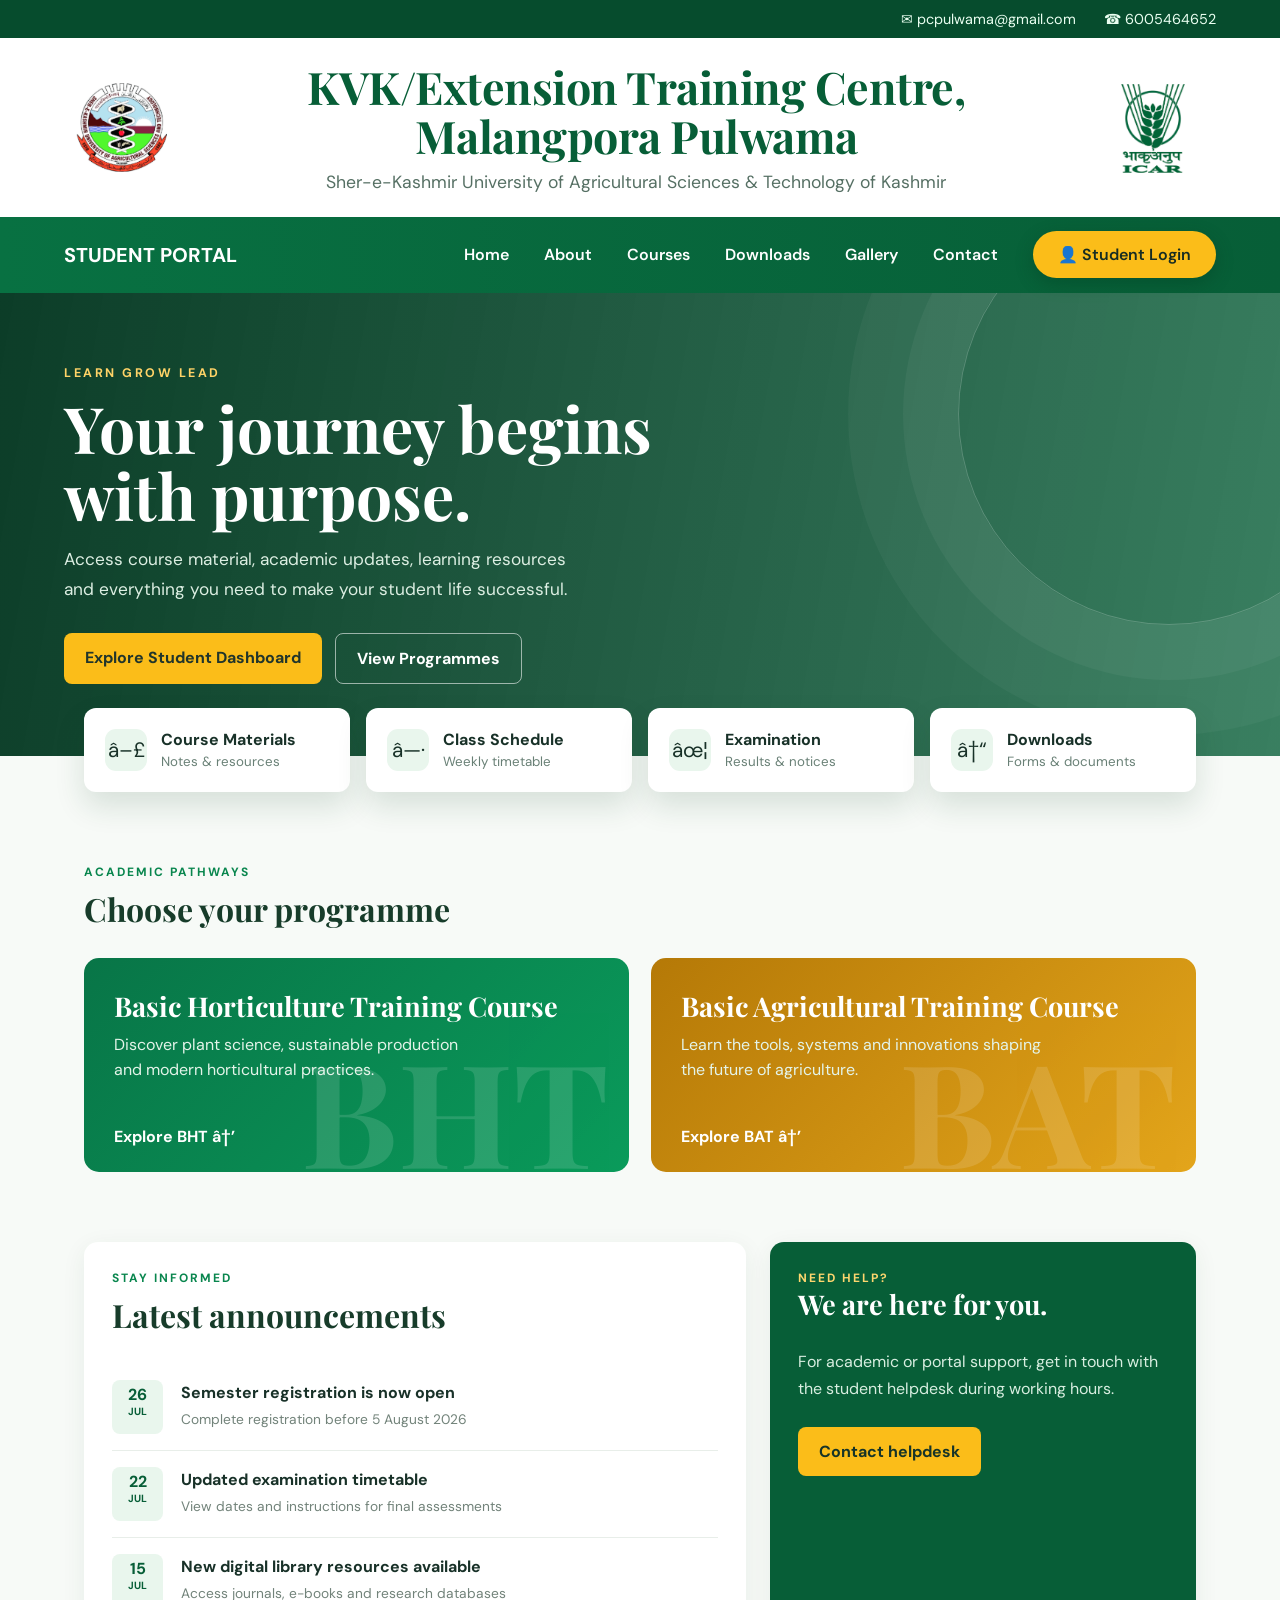
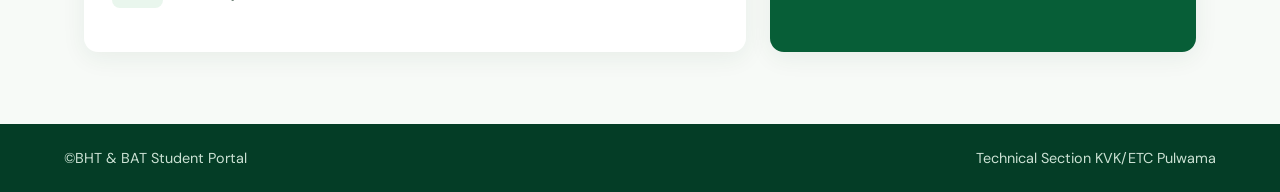
<file: index.html>
﻿<!doctype html>
<html lang="en">
<head>
  <meta charset="UTF-8" />
  <meta name="viewport" content="width=device-width, initial-scale=1.0" />
  <title>BHT & BAT Student Portal</title>
  <link rel="preconnect" href="https://fonts.googleapis.com">
  <link rel="preconnect" href="https://fonts.gstatic.com" crossorigin>
  <link href="https://fonts.googleapis.com/css2?family=DM+Sans:wght@400;500;600;700&family=Playfair+Display:wght@600;700&display=swap" rel="stylesheet">
  <style>
    :root { --forest:#075e37; --green:#09864e; --mint:#e9f6ed; --gold:#fbbd19; --ink:#183128; --paper:#f7faf7; }
    * { box-sizing:border-box; }
    body { margin:0; color:var(--ink); background:var(--paper); font-family:"DM Sans",sans-serif; }
    .topbar { background:#064c2d; color:#eafff1; padding:10px max(5vw,28px); display:flex; justify-content:flex-end; gap:28px; font-size:.9rem; }
    .topbar span { display:flex; align-items:center; gap:7px; }
    header { min-height:150px; padding:24px max(5vw,28px); display:flex; align-items:center; justify-content:space-between; background:#fff; }
    .official-logo { width:118px; height:118px; flex:0 0 auto; object-fit:contain; background:#fff; }.skuast-logo{}.icar-logo{width:126px;}
    .brand { text-align:center; }
    .brand h1 { margin:0; font:700 clamp(1.7rem,3.5vw,3rem)/1.1 "Playfair Display",serif; color:var(--forest); letter-spacing:-.5px; }
    .brand p { margin:10px 0 0; font-size:clamp(.9rem,1.5vw,1.1rem); color:#567064; }
    .agri { color:var(--forest); font-size:3.7rem; line-height:1; }
    nav { background:linear-gradient(90deg,#087142,#075e37); padding:0 max(5vw,28px); min-height:76px; display:flex; align-items:center; gap:35px; color:#fff; }
    .portal-name { font-weight:700; font-size:1.25rem; margin-right:auto; }
    nav a { color:#fff; text-decoration:none; font-weight:600; }
    .login { padding:13px 25px; border-radius:999px; background:var(--gold); color:#162c23; box-shadow:0 6px 18px #00381d55; }
    .hero { min-height:460px; padding:72px max(5vw,28px); position:relative; overflow:hidden; display:flex; align-items:center; background:linear-gradient(100deg,rgba(2,53,31,.96),rgba(4,92,54,.78)), url('https://images.unsplash.com/photo-1500076656116-558758c991c1?auto=format&fit=crop&w=1800&q=80') center/cover; }
    .hero::after { content:""; width:420px; height:420px; border:1px solid #ffffff37; border-radius:50%; position:absolute; right:-100px; top:-90px; box-shadow:0 0 0 55px #ffffff0b,0 0 0 110px #ffffff09; }
    .hero-copy { max-width:650px; color:#fff; position:relative; z-index:1; }
    .eyebrow { text-transform:uppercase; letter-spacing:2.5px; color:#ffd367; font-size:.78rem; font-weight:700; }
    .hero h2 { font:700 clamp(2.4rem,5vw,4.4rem)/1.05 "Playfair Display",serif; margin:13px 0 17px; }
    .hero p { color:#dceee2; max-width:510px; font-size:1.08rem; line-height:1.7; }
    .hero-buttons { display:flex; gap:13px; margin-top:29px; flex-wrap:wrap; }
    .btn { text-decoration:none; padding:14px 21px; border-radius:8px; font-weight:700; display:inline-block; }
    .btn.primary { background:var(--gold); color:#21352b; } .btn.outline { color:white; border:1px solid #ffffff91; }
    .quick { max-width:1160px; margin:-48px auto 0; padding:0 24px; position:relative; z-index:2; display:grid; grid-template-columns:repeat(4,1fr); gap:16px; }
    .quick-card { background:#fff; border-radius:12px; padding:21px; box-shadow:0 14px 30px #16472c24; display:flex; align-items:center; gap:14px; transition:transform .2s; }
    .quick-card:hover { transform:translateY(-5px); }.quick-icon{width:42px;height:42px;border-radius:11px;background:var(--mint);display:grid;place-items:center;font-size:1.3rem}.quick-card b{display:block}.quick-card small{color:#698076;display:block;margin-top:3px}
    main { max-width:1160px; margin:0 auto; padding:72px 24px; }.section-label { color:var(--green); text-transform:uppercase; letter-spacing:2px; font-weight:700; font-size:.75rem; }.section-heading{font:700 2rem "Playfair Display",serif;margin:7px 0 28px;color:#173c2a}
    .programs { display:grid; grid-template-columns:1fr 1fr; gap:22px; }.program { border-radius:15px; padding:30px; color:#fff; min-height:214px; position:relative; overflow:hidden; }.program h3{font:700 1.7rem "Playfair Display",serif;margin:0 0 9px}.program p{margin:0;line-height:1.55;max-width:370px;color:#e4f4e9}.program a{position:absolute;bottom:25px;color:#fff;font-weight:700;text-decoration:none}.bht{background:linear-gradient(135deg,#087547,#0a9b5b)}.bat{background:linear-gradient(135deg,#b57907,#e3a51b)}.program .big{position:absolute;right:20px;bottom:-33px;font:700 9rem "Playfair Display",serif;opacity:.13}
    .notice-wrap{display:grid;grid-template-columns:1.4fr .9fr;gap:24px;margin-top:70px}.notice,.help{background:white;border-radius:14px;padding:28px;box-shadow:0 6px 25px #16472c12}.notice-item{display:flex;gap:18px;padding:16px 0;border-bottom:1px solid #e8eee9}.notice-item:last-child{border:0}.date{background:var(--mint);color:var(--forest);border-radius:8px;width:51px;min-width:51px;height:54px;text-align:center;padding:7px;font-weight:700;line-height:1}.date small{display:block;font-size:.65rem;margin-top:4px}.notice-item b{display:block;margin:2px 0 5px}.notice-item span{font-size:.86rem;color:#72837a}.help{background:var(--forest);color:white}.help h3{font:700 1.7rem "Playfair Display",serif;margin-top:0}.help p{line-height:1.65;color:#d8eee0}.help .btn{background:var(--gold);color:#173428;margin-top:9px}
    footer{background:#043d26;color:#cce2d4;padding:25px max(5vw,28px);display:flex;justify-content:space-between;font-size:.9rem}
    @media(max-width:800px){.official-logo{transform:scale(.68)}.icar-logo{display:none} header{min-height:auto}.seal{width:62px;height:62px;font-size:.6rem}.agri{font-size:2rem}.brand p{display:none} nav{padding:15px 24px;gap:15px;flex-wrap:wrap}.portal-name{width:100%}nav a:not(.login){display:none}.quick{grid-template-columns:1fr 1fr}.programs,.notice-wrap{grid-template-columns:1fr}.hero{min-height:420px;padding-top:55px} }
    @media(max-width:440px){.topbar{justify-content:center;font-size:.75rem;gap:12px}.quick{grid-template-columns:1fr}.hero h2{font-size:2.5rem}footer{display:block;line-height:2}}
  </style>
</head>
<body>
  <div class="topbar"><span>&#9993; pcpulwama@gmail.com</span><span>&#9742; 6005464652</span></div>
  <header>
    <img class="official-logo skuast-logo" src="skuast-kashmir-logo.png" alt="SKUAST Kashmir logo">
    <div class="brand"><h1>KVK/Extension Training Centre, Malangpora Pulwama</h1>
      <p>Sher-e-Kashmir University of Agricultural Sciences & Technology of Kashmir</p></div>
    <img class="official-logo icar-logo" src="icar-logo.png" alt="ICAR logo">
  </header>
  <nav><div class="portal-name">STUDENT PORTAL</div><a href="index.html">Home</a><a href="about.html">About</a><a href="courses.html">Courses</a><a href="downloads.html">Downloads</a><a href="gallery.html">Gallery</a><a href="contact.html">Contact</a><a class="login" href="login.html">&#128100; Student Login</a></nav>
  <section class="hero" id="home"><div class="hero-copy"><div class="eyebrow">Learn  Grow  Lead</div><h2>Your journey begins with purpose.</h2><p>Access course material, academic updates, learning resources and everything you need to make your student life successful.</p><div class="hero-buttons"><a class="btn primary" href="login.html">Explore Student Dashboard</a><a class="btn outline" href="courses.html">View Programmes</a></div></div></section>
  <section class="quick"><div class="quick-card"><div class="quick-icon">â–£</div><div><b>Course Materials</b><small>Notes &amp; resources</small></div></div><div class="quick-card"><div class="quick-icon">â—·</div><div><b>Class Schedule</b><small>Weekly timetable</small></div></div><div class="quick-card"><div class="quick-icon">âœ¦</div><div><b>Examination</b><small>Results &amp; notices</small></div></div><div class="quick-card"><div class="quick-icon">â†“</div><div><b>Downloads</b><small>Forms &amp; documents</small></div></div></section>
  <main><div id="programmes" class="section-label">Academic pathways</div><h2 class="section-heading">Choose your programme</h2><section class="programs"><article class="program bht"><span class="big">BHT</span><h3>Basic Horticulture Training Course</h3><p>Discover plant science, sustainable production and modern horticultural practices.</p><a href="#">Explore BHT â†’</a></article><article class="program bat"><span class="big">BAT</span><h3>Basic Agricultural Training Course</h3><p>Learn the tools, systems and innovations shaping the future of agriculture.</p><a href="#">Explore BAT â†’</a></article></section><section class="notice-wrap" id="notices"><div class="notice"><div class="section-label">Stay informed</div><h2 class="section-heading">Latest announcements</h2><div class="notice-item"><div class="date">26<small>JUL</small></div><div><b>Semester registration is now open</b><span>Complete registration before 5 August 2026</span></div></div><div class="notice-item"><div class="date">22<small>JUL</small></div><div><b>Updated examination timetable</b><span>View dates and instructions for final assessments</span></div></div><div class="notice-item"><div class="date">15<small>JUL</small></div><div><b>New digital library resources available</b><span>Access journals, e-books and research databases</span></div></div></div><aside class="help" id="contact"><div class="section-label" style="color:#fdd66e">Need help?</div><h3>We are here for you.</h3><p>For academic or portal support, get in touch with the student helpdesk during working hours.</p><a class="btn" href="mailto:admissions@bhtbat.edu.in">Contact helpdesk</a></aside></section></main>
  <footer><span>©BHT &amp; BAT Student Portal</span><span>Technical Section KVK/ETC Pulwama</span></footer>
</body>
</html>
</file>
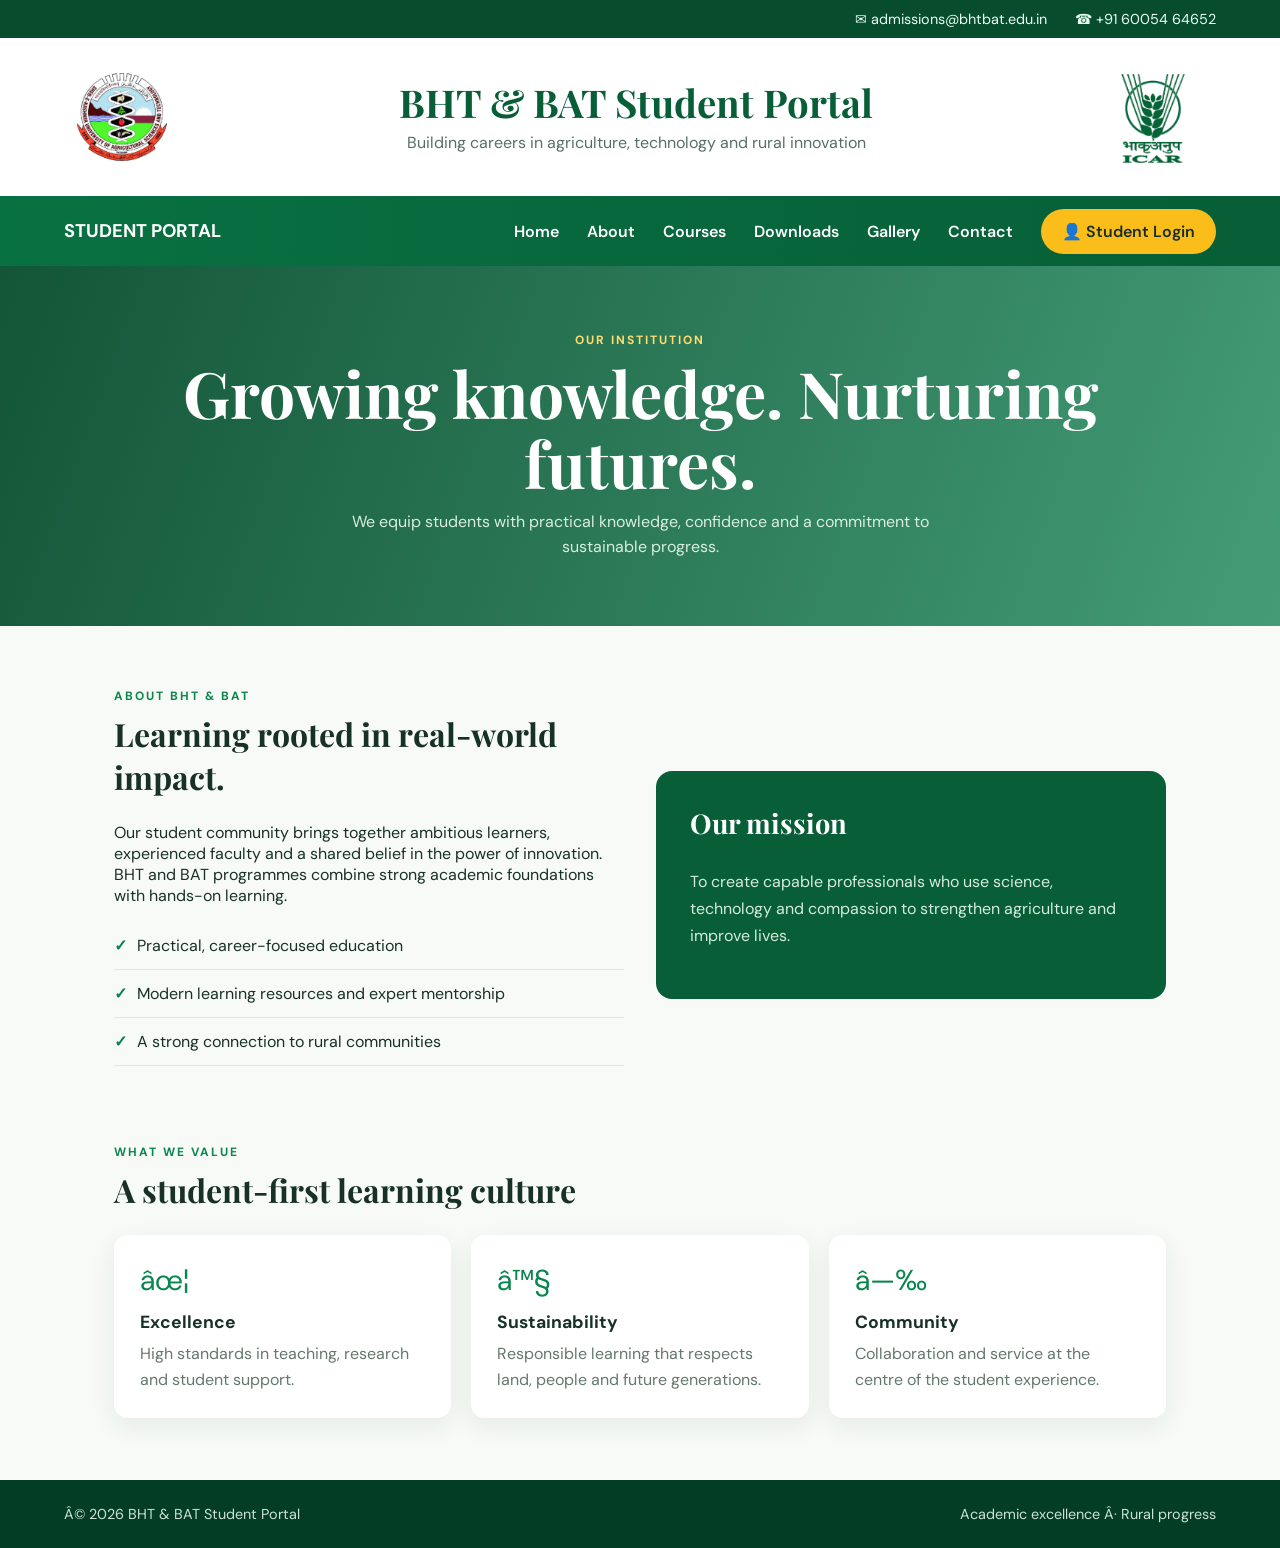
<file: about.html>
﻿<!doctype html><html lang="en"><head><meta charset="UTF-8"><meta name="viewport" content="width=device-width,initial-scale=1.0"><title>About | BHT & BAT Portal</title><link rel="stylesheet" href="portal.css"></head><body><div class="topbar"><span>&#9993; admissions@bhtbat.edu.in</span><span>&#9742; +91 60054 64652</span></div><header><img class="official-logo skuast-logo" src="skuast-kashmir-logo.png" alt="SKUAST Kashmir logo"><div class="brand"><h1>BHT &amp; BAT Student Portal</h1><p>Building careers in agriculture, technology and rural innovation</p></div><img class="official-logo icar-logo" src="icar-logo.png" alt="ICAR logo"></header><nav><div class="portal-name">STUDENT PORTAL</div><a href="index.html">Home</a><a href="about.html">About</a><a href="courses.html">Courses</a><a href="downloads.html">Downloads</a><a href="gallery.html">Gallery</a><a href="contact.html">Contact</a><a class="login" href="login.html">&#128100; Student Login</a></nav><section class="page-hero"><div class="eyebrow">Our institution</div><h2>Growing knowledge. Nurturing futures.</h2><p>We equip students with practical knowledge, confidence and a commitment to sustainable progress.</p></section><main><section class="split"><div><div class="label">About BHT & BAT</div><h2 class="title">Learning rooted in real-world impact.</h2><p>Our student community brings together ambitious learners, experienced faculty and a shared belief in the power of innovation. BHT and BAT programmes combine strong academic foundations with hands-on learning.</p><ul class="list"><li>Practical, career-focused education</li><li>Modern learning resources and expert mentorship</li><li>A strong connection to rural communities</li></ul></div><aside class="feature"><h3>Our mission</h3><p>To create capable professionals who use science, technology and compassion to strengthen agriculture and improve lives.</p></aside></section><section style="margin-top:62px"><div class="label">What we value</div><h2 class="title">A student-first learning culture</h2><div class="grid"><article class="card"><div class="icon">âœ¦</div><h3>Excellence</h3><p>High standards in teaching, research and student support.</p></article><article class="card"><div class="icon">â™§</div><h3>Sustainability</h3><p>Responsible learning that respects land, people and future generations.</p></article><article class="card"><div class="icon">â—‰</div><h3>Community</h3><p>Collaboration and service at the centre of the student experience.</p></article></div></section></main><footer><span>Â© 2026 BHT & BAT Student Portal</span><span>Academic excellence Â· Rural progress</span></footer></body></html>
</file>
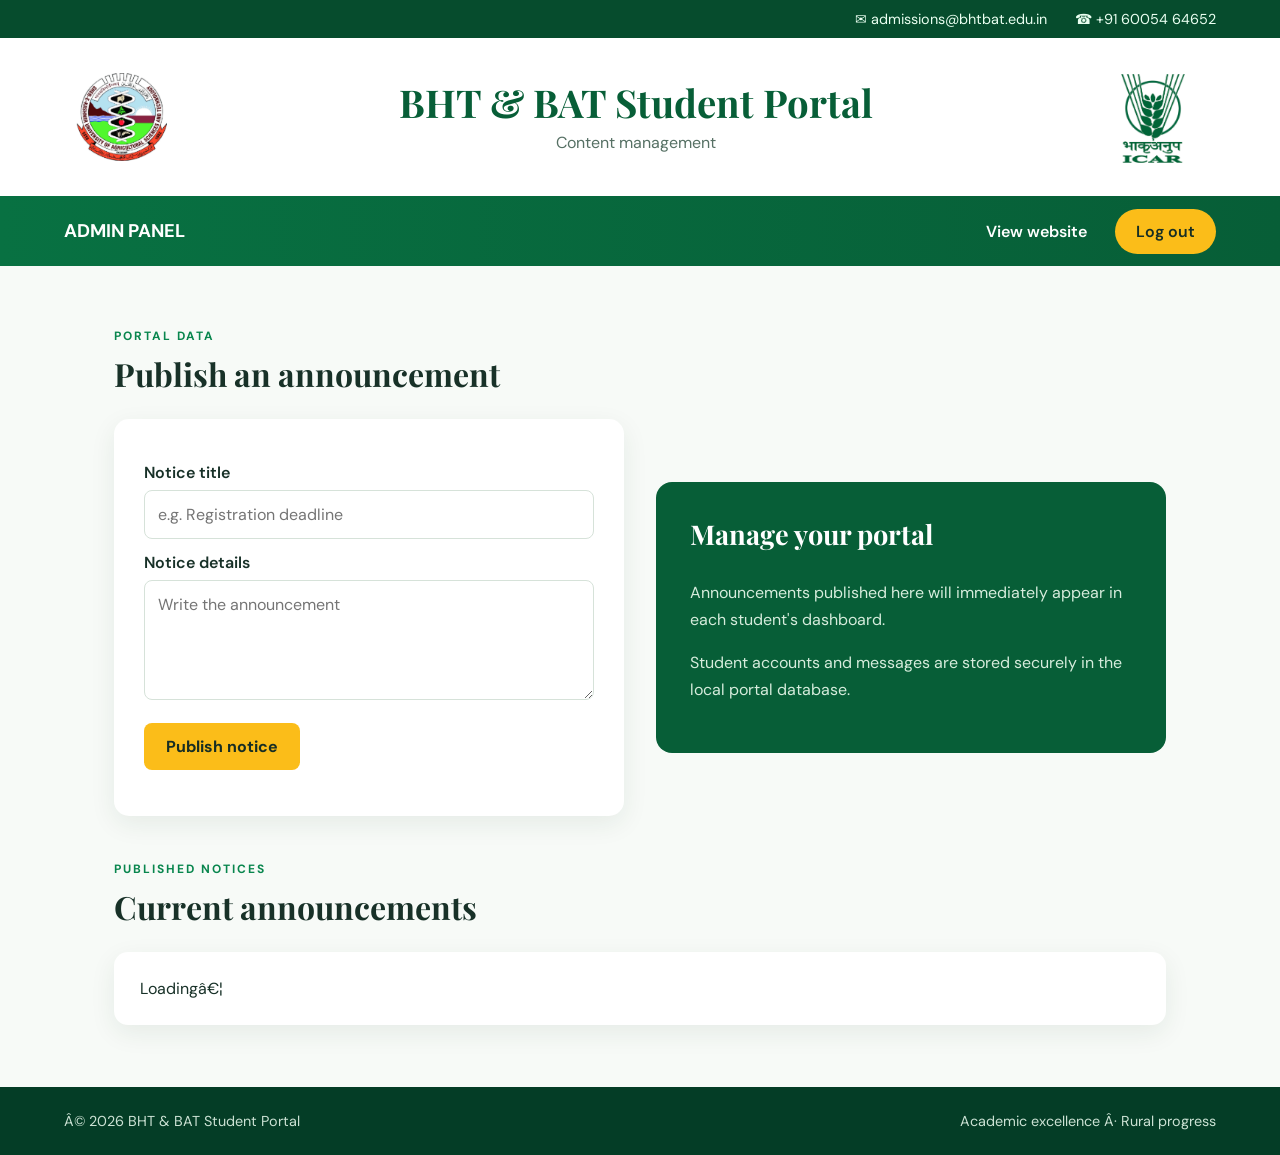
<file: admin.html>
﻿<!doctype html><html lang="en"><head><meta charset="UTF-8"><meta name="viewport" content="width=device-width,initial-scale=1.0"><title>Admin | BHT & BAT Portal</title><link rel="stylesheet" href="portal.css"><style>.notice-row{border-bottom:1px solid #e4ece6;padding:14px 0}.notice-row:last-child{border:0}.notice-row b{display:block;margin-bottom:4px}.notice-row p{margin:0;color:#60766a;line-height:1.5}</style></head><body><div class="topbar"><span>&#9993; admissions@bhtbat.edu.in</span><span>&#9742; +91 60054 64652</span></div><header><img class="official-logo skuast-logo" src="skuast-kashmir-logo.png" alt="SKUAST Kashmir logo"><div class="brand"><h1>BHT &amp; BAT Student Portal</h1><p>Content management</p></div><img class="official-logo icar-logo" src="icar-logo.png" alt="ICAR logo"></header><nav><div class="portal-name">ADMIN PANEL</div><a href="index.html">View website</a><a class="login" href="login.html" id="logout">Log out</a></nav><main><div class="label">Portal data</div><h2 class="title">Publish an announcement</h2><section class="split"><form class="form" id="notice-form"><label>Notice title</label><input required placeholder="e.g. Registration deadline"><label>Notice details</label><textarea required placeholder="Write the announcement"></textarea><button class="btn">Publish notice</button><p id="form-message"></p></form><aside class="feature"><h3>Manage your portal</h3><p>Announcements published here will immediately appear in each student's dashboard.</p><p>Student accounts and messages are stored securely in the local portal database.</p></aside></section><section style="margin-top:45px"><div class="label">Published notices</div><h2 class="title">Current announcements</h2><div class="card" id="notice-list">Loadingâ€¦</div></section></main><footer><span>Â© 2026 BHT & BAT Student Portal</span><span>Academic excellence Â· Rural progress</span></footer><script>async function api(u,o={}){const r=await fetch(u,{headers:{'Content-Type':'application/json'},...o}),d=await r.json();if(!r.ok)throw Error(d.error);return d}async function load(){const s=await api('/api/session');if(!s.user||s.user.role!=='admin'){location='login.html';return}const n=await api('/api/admin/notices');document.querySelector('#notice-list').innerHTML=n.map(x=>'<div class="notice-row"><b>'+x.title+'</b><p>'+x.body+'</p></div>').join('')}document.querySelector('#notice-form').onsubmit=async e=>{e.preventDefault();const x=e.target.querySelectorAll('input,textarea');try{const r=await api('/api/admin/notices',{method:'POST',body:JSON.stringify({title:x[0].value,body:x[1].value})});document.querySelector('#form-message').textContent=r.message;e.target.reset();load()}catch(err){document.querySelector('#form-message').textContent=err.message}};document.querySelector('#logout').onclick=()=>fetch('/api/logout',{method:'POST'})}load()</script></body></html>
</file>
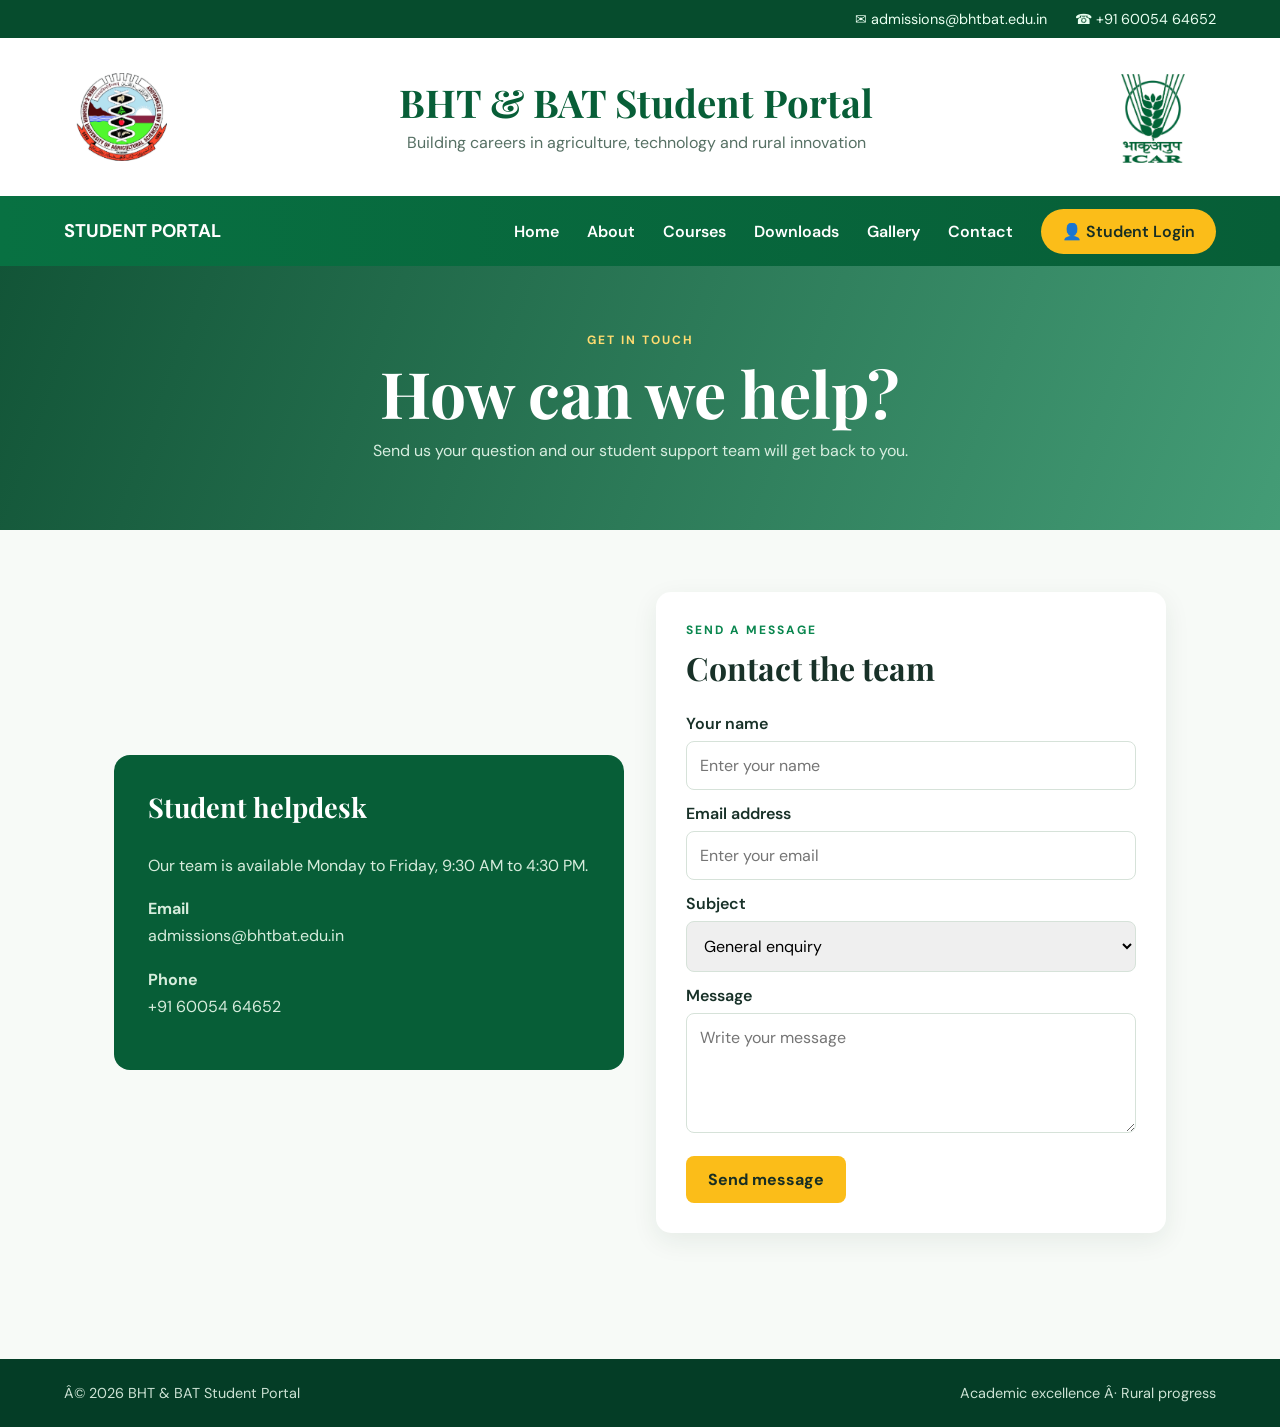
<file: contact.html>
﻿<!doctype html><html lang="en"><head><meta charset="UTF-8"><meta name="viewport" content="width=device-width,initial-scale=1.0"><title>Contact | BHT & BAT Portal</title><link rel="stylesheet" href="portal.css"></head><body><div class="topbar"><span>&#9993; admissions@bhtbat.edu.in</span><span>&#9742; +91 60054 64652</span></div><header><img class="official-logo skuast-logo" src="skuast-kashmir-logo.png" alt="SKUAST Kashmir logo"><div class="brand"><h1>BHT &amp; BAT Student Portal</h1><p>Building careers in agriculture, technology and rural innovation</p></div><img class="official-logo icar-logo" src="icar-logo.png" alt="ICAR logo"></header><nav><div class="portal-name">STUDENT PORTAL</div><a href="index.html">Home</a><a href="about.html">About</a><a href="courses.html">Courses</a><a href="downloads.html">Downloads</a><a href="gallery.html">Gallery</a><a href="contact.html">Contact</a><a class="login" href="login.html">&#128100; Student Login</a></nav><section class="page-hero"><div class="eyebrow">Get in touch</div><h2>How can we help?</h2><p>Send us your question and our student support team will get back to you.</p></section><main><section class="split"><div class="feature"><h3>Student helpdesk</h3><p>Our team is available Monday to Friday, 9:30 AM to 4:30 PM.</p><p><b>Email</b><br>admissions@bhtbat.edu.in</p><p><b>Phone</b><br>+91 60054 64652</p></div><form class="form" id="contact-form"><div class="label">Send a message</div><h2 class="title">Contact the team</h2><label>Your name</label><input placeholder="Enter your name"><label>Email address</label><input type="email" placeholder="Enter your email"><label>Subject</label><select><option>General enquiry</option><option>Admission enquiry</option><option>Student portal support</option></select><label>Message</label><textarea placeholder="Write your message"></textarea><button class="btn" type="submit">Send message</button></form><p id="form-message" class="form-message"></p></section></main><footer><span>Â© 2026 BHT & BAT Student Portal</span><span>Academic excellence Â· Rural progress</span></footer><script src="portal.js"></script></body></html>
</file>
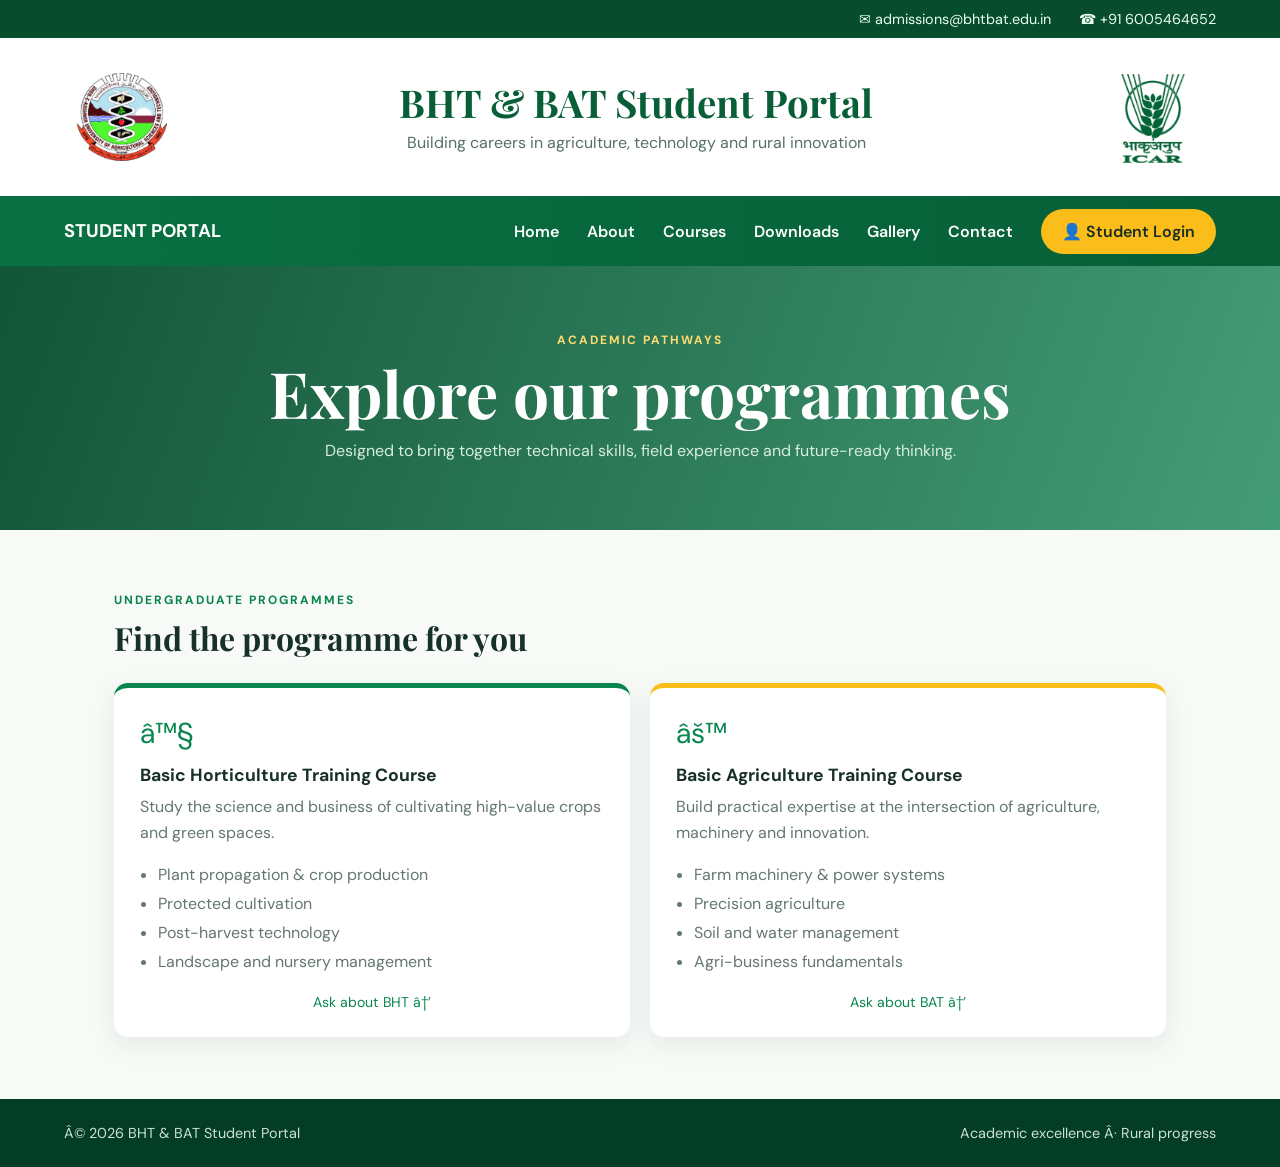
<file: courses.html>
﻿<!doctype html><html lang="en"><head><meta charset="UTF-8"><meta name="viewport" content="width=device-width,initial-scale=1.0"><title>Courses | BHT & BAT Portal</title><link rel="stylesheet" href="portal.css"></head><body><div class="topbar"><span>&#9993; admissions@bhtbat.edu.in</span><span>&#9742; +91 6005464652</span></div><header><img class="official-logo skuast-logo" src="skuast-kashmir-logo.png" alt="SKUAST Kashmir logo"><div class="brand"><h1>BHT &amp; BAT Student Portal</h1><p>Building careers in agriculture, technology and rural innovation</p></div><img class="official-logo icar-logo" src="icar-logo.png" alt="ICAR logo"></header><nav><div class="portal-name">STUDENT PORTAL</div><a href="index.html">Home</a><a href="about.html">About</a><a href="courses.html">Courses</a><a href="downloads.html">Downloads</a><a href="gallery.html">Gallery</a><a href="contact.html">Contact</a><a class="login" href="login.html">&#128100; Student Login</a></nav><section class="page-hero"><div class="eyebrow">Academic pathways</div><h2>Explore our programmes</h2><p>Designed to bring together technical skills, field experience and future-ready thinking.</p></section><main><div class="label">Undergraduate programmes</div><h2 class="title">Find the programme for you</h2><section class="grid" style="grid-template-columns:1fr 1fr"><article class="card course"><div class="icon">â™§</div><h3>Basic Horticulture Training Course</h3><p>Study the science and business of cultivating high-value crops and green spaces.</p><ul><li>Plant propagation & crop production</li><li>Protected cultivation</li><li>Post-harvest technology</li><li>Landscape and nursery management</li></ul><a class="small-link" href="contact.html">Ask about BHT â†’</a></article><article class="card course gold"><div class="icon">âš™</div><h3>Basic Agriculture Training Course</h3><p>Build practical expertise at the intersection of agriculture, machinery and innovation.</p><ul><li>Farm machinery & power systems</li><li>Precision agriculture</li><li>Soil and water management</li><li>Agri-business fundamentals</li></ul><a class="small-link" href="contact.html">Ask about BAT â†’</a></article></section></main><footer><span>Â© 2026 BHT & BAT Student Portal</span><span>Academic excellence Â· Rural progress</span></footer></body></html>
</file>
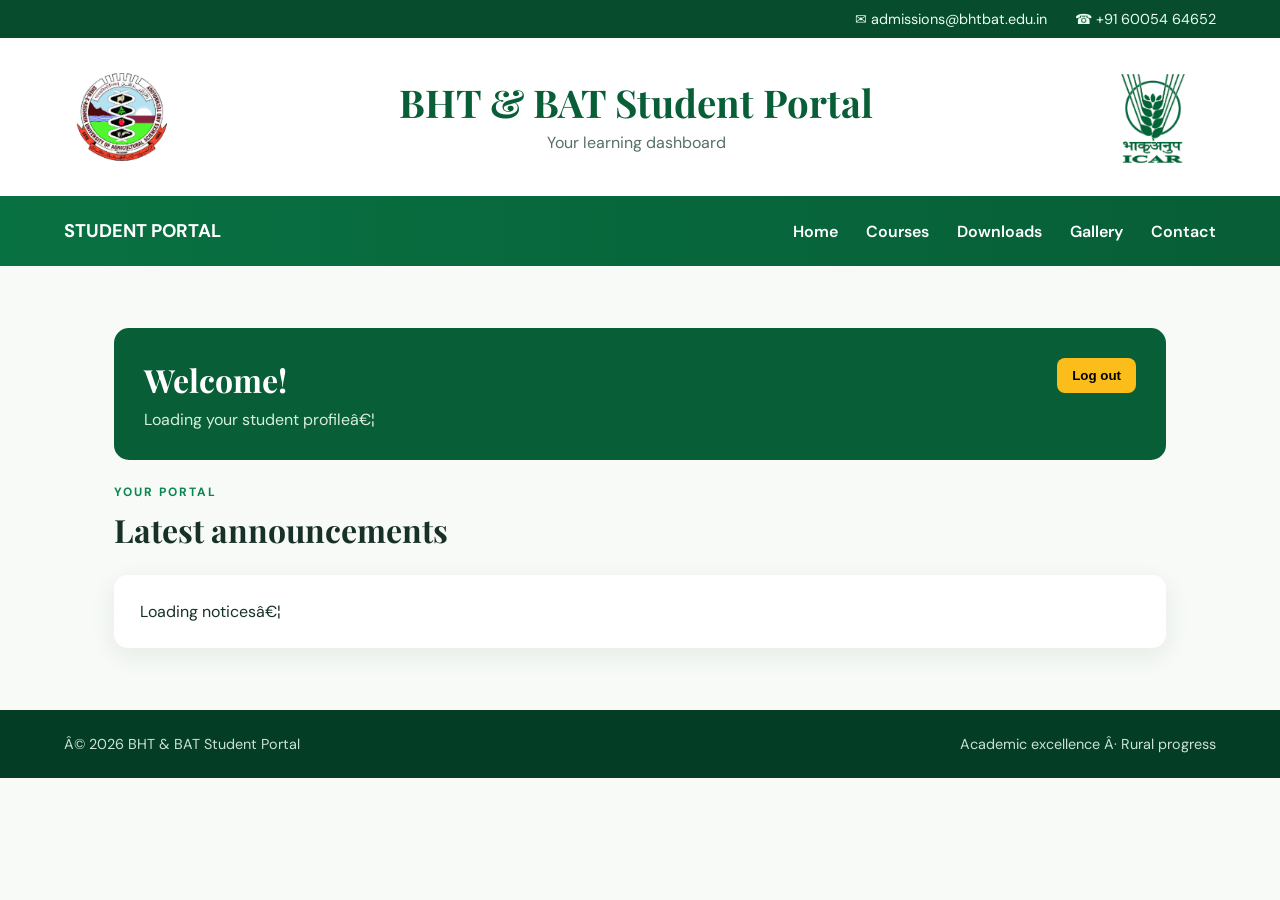
<file: dashboard.html>
﻿<!doctype html><html lang="en"><head><meta charset="UTF-8"><meta name="viewport" content="width=device-width,initial-scale=1.0"><title>Dashboard | BHT & BAT Portal</title><link rel="stylesheet" href="portal.css"><style>.welcome{background:var(--forest);color:#fff;padding:30px;border-radius:15px;margin-bottom:24px}.welcome h2{font:700 2rem 'Playfair Display',serif;margin:0 0 8px}.welcome p{margin:0;color:#d8eee0}.logout{float:right;background:var(--gold);border:0;padding:10px 15px;border-radius:8px;font-weight:700;cursor:pointer}.notice-row{border-bottom:1px solid #e4ece6;padding:14px 0}.notice-row:last-child{border:0}.notice-row b{display:block;margin-bottom:4px}.notice-row p{margin:0;color:#60766a;line-height:1.5}</style></head><body><div class="topbar"><span>&#9993; admissions@bhtbat.edu.in</span><span>&#9742; +91 60054 64652</span></div><header><img class="official-logo skuast-logo" src="skuast-kashmir-logo.png" alt="SKUAST Kashmir logo"><div class="brand"><h1>BHT &amp; BAT Student Portal</h1><p>Your learning dashboard</p></div><img class="official-logo icar-logo" src="icar-logo.png" alt="ICAR logo"></header><nav><div class="portal-name">STUDENT PORTAL</div><a href="index.html">Home</a><a href="courses.html">Courses</a><a href="downloads.html">Downloads</a><a href="gallery.html">Gallery</a><a href="contact.html">Contact</a></nav><main><section class="welcome"><button class="logout" id="logout">Log out</button><h2 id="student-name">Welcome!</h2><p id="student-programme">Loading your student profileâ€¦</p></section><div class="label">Your portal</div><h2 class="title">Latest announcements</h2><section class="card" id="notices">Loading noticesâ€¦</section></main><footer><span>Â© 2026 BHT & BAT Student Portal</span><span>Academic excellence Â· Rural progress</span></footer><script>async function load(){const s=await fetch('/api/session').then(r=>r.json());if(!s.user||s.user.role==='admin'){location='login.html';return}document.querySelector('#student-name').textContent='Welcome, '+s.user.name+'!';document.querySelector('#student-programme').textContent=s.user.programme+' programme Â· Student ID: '+s.user.student_id;const n=await fetch('/api/notices').then(r=>r.json());document.querySelector('#notices').innerHTML=n.map(x=>'<div class="notice-row"><b>'+x.title+'</b><p>'+x.body+'</p></div>').join('')}document.querySelector('#logout').onclick=async()=>{await fetch('/api/logout',{method:'POST'});location='index.html'}}load()</script></body></html>
</file>
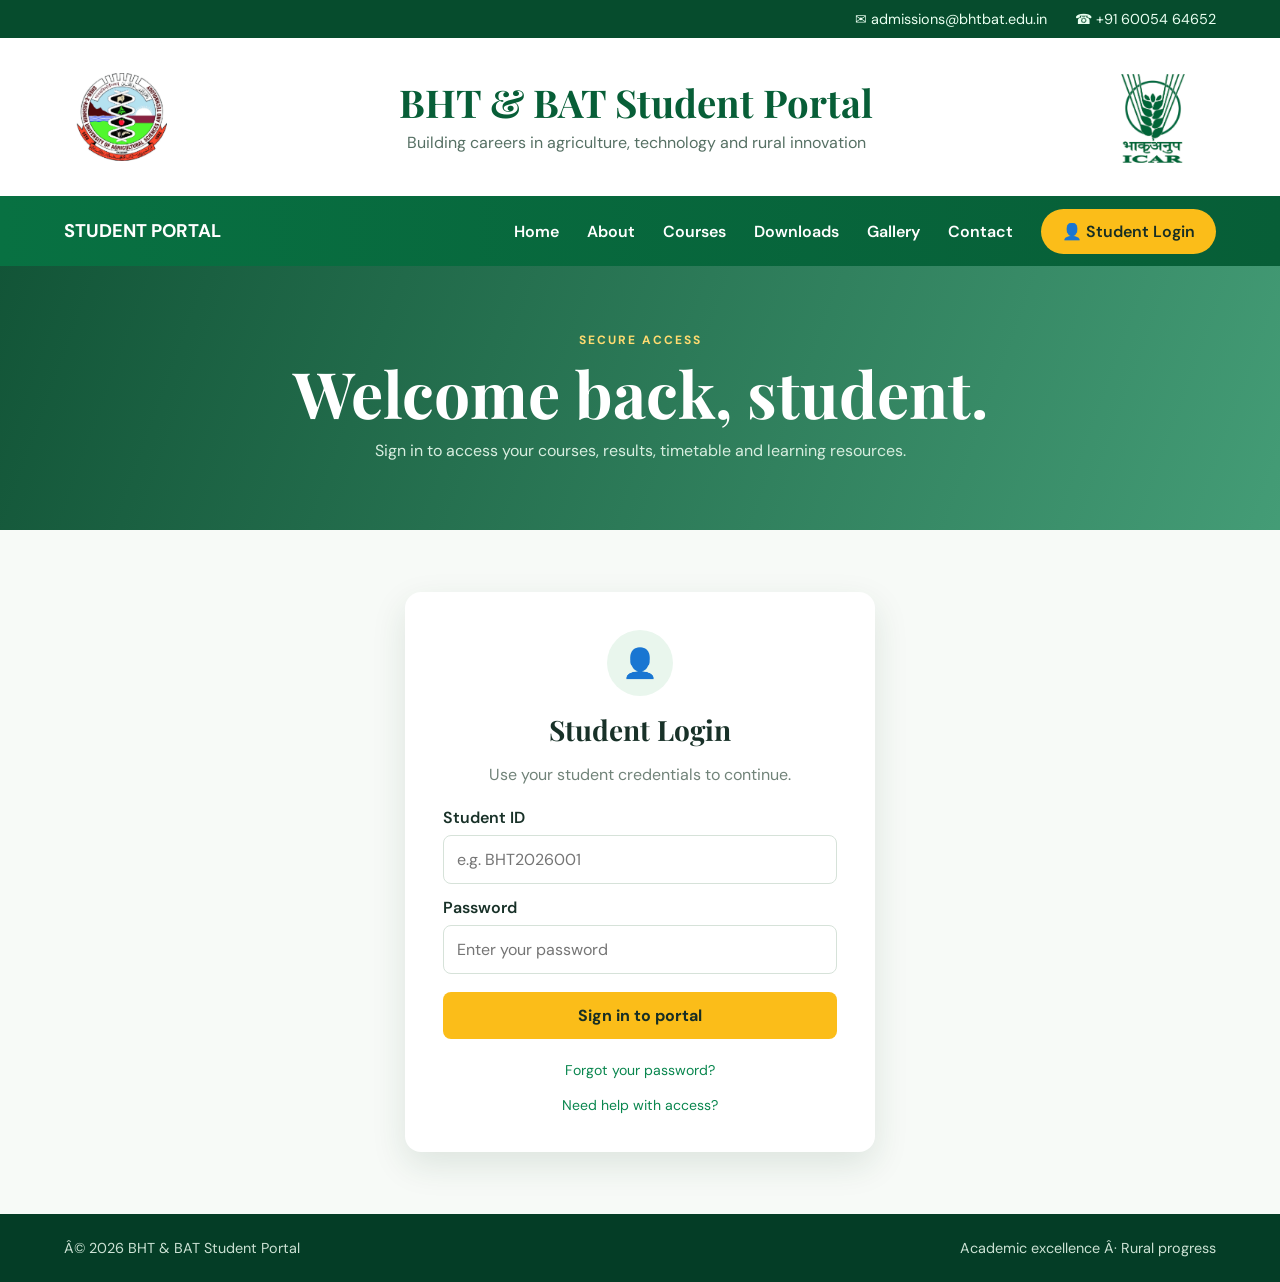
<file: login.html>
﻿<!doctype html><html lang="en"><head><meta charset="UTF-8"><meta name="viewport" content="width=device-width,initial-scale=1.0"><title>Student Login | BHT & BAT Portal</title><link rel="stylesheet" href="portal.css"></head><body><div class="topbar"><span>&#9993; admissions@bhtbat.edu.in</span><span>&#9742; +91 60054 64652</span></div><header><img class="official-logo skuast-logo" src="skuast-kashmir-logo.png" alt="SKUAST Kashmir logo"><div class="brand"><h1>BHT &amp; BAT Student Portal</h1><p>Building careers in agriculture, technology and rural innovation</p></div><img class="official-logo icar-logo" src="icar-logo.png" alt="ICAR logo"></header><nav><div class="portal-name">STUDENT PORTAL</div><a href="index.html">Home</a><a href="about.html">About</a><a href="courses.html">Courses</a><a href="downloads.html">Downloads</a><a href="gallery.html">Gallery</a><a href="contact.html">Contact</a><a class="login" href="login.html">&#128100; Student Login</a></nav><section class="page-hero"><div class="eyebrow">Secure access</div><h2>Welcome back, student.</h2><p>Sign in to access your courses, results, timetable and learning resources.</p></section><main><div class="login-wrap"><section class="login-card"><div class="round" role="img" aria-label="Student account icon">&#128100;</div><h3>Student Login</h3><p>Use your student credentials to continue.</p><form class="form" id="login-form"><label>Student ID</label><input placeholder="e.g. BHT2026001"><label>Password</label><input type="password" placeholder="Enter your password"><button class="btn" type="submit">Sign in to portal</button></form><p id="form-message" class="form-message"></p><a class="small-link" href="#">Forgot your password?</a><a class="small-link" href="contact.html">Need help with access?</a></section></div></main><footer><span>Â© 2026 BHT & BAT Student Portal</span><span>Academic excellence Â· Rural progress</span></footer><script src="portal.js"></script></body></html>
</file>
<file: portal.css>
@import url('https://fonts.googleapis.com/css2?family=DM+Sans:wght@400;500;600;700&family=Playfair+Display:wght@600;700&display=swap');
:root{--forest:#075e37;--deep:#064c2d;--green:#09864e;--mint:#e9f6ed;--gold:#fbbd19;--ink:#183128;--paper:#f7faf7}*{box-sizing:border-box}body{margin:0;background:var(--paper);color:var(--ink);font-family:'DM Sans',sans-serif}.topbar{background:var(--deep);color:#eafff1;padding:10px max(5vw,28px);display:flex;justify-content:flex-end;gap:28px;font-size:.9rem}.topbar span{display:flex;gap:7px}header{min-height:130px;padding:20px max(5vw,28px);background:#fff;display:flex;align-items:center;justify-content:space-between}.brand{text-align:center}.brand h1{margin:0;color:var(--forest);font:700 clamp(1.45rem,3vw,2.45rem)/1.1 'Playfair Display',serif}.brand p{margin:8px 0 0;color:#567064}.official-logo{width:118px;height:118px;flex:0 0 auto;object-fit:contain;background:#fff}.icar-logo{width:126px}nav{background:linear-gradient(90deg,#087142,#075e37);padding:0 max(5vw,28px);min-height:70px;display:flex;align-items:center;gap:28px;color:#fff}.portal-name{margin-right:auto;font-size:1.15rem;font-weight:700}nav a{color:#fff;text-decoration:none;font-weight:600;display:inline-flex;align-items:center;gap:6px}nav a.active{color:#ffe18a}.login{background:var(--gold);color:#172e24;padding:12px 21px;border-radius:999px;white-space:nowrap;display:inline-flex;align-items:center;justify-content:center}.page-hero{padding:66px max(5vw,28px);background:linear-gradient(110deg,#064c2df2,#087d4bbf),url('https://images.unsplash.com/photo-1500076656116-558758c1?auto=format&fit=crop&w=1800&q=80') center/cover;color:#fff;text-align:center}.page-hero .eyebrow{color:#ffdb70;text-transform:uppercase;letter-spacing:2px;font-size:.75rem;font-weight:700}.page-hero h2{font:700 clamp(2.4rem,5vw,4rem)/1.1 'Playfair Display',serif;margin:10px 0}.page-hero p{max-width:650px;margin:auto;color:#d8eee0;line-height:1.6}main{max-width:1100px;margin:auto;padding:62px 24px}.label{color:var(--green);text-transform:uppercase;letter-spacing:2px;font-weight:700;font-size:.75rem}.title{font:700 2rem 'Playfair Display',serif;margin:8px 0 24px}.grid{display:grid;grid-template-columns:repeat(3,1fr);gap:20px}.card{background:#fff;padding:26px;border-radius:14px;box-shadow:0 8px 26px #17442a14}.card .icon{font-size:1.8rem;color:var(--green)}.card h3{margin:12px 0 8px;font-size:1.1rem}.card p{margin:0;color:#64786d;line-height:1.6}.split{display:grid;grid-template-columns:1fr 1fr;gap:32px;align-items:center}.feature{background:var(--forest);padding:34px;border-radius:16px;color:white}.feature h3{font:700 1.7rem 'Playfair Display',serif;margin-top:0}.feature p{color:#d6ecdc;line-height:1.7}.list{padding:0;list-style:none}.list li{padding:13px 0;border-bottom:1px solid #dce9e0}.list li:before{content:'✓';color:var(--green);font-weight:700;margin-right:10px}.course{border-top:5px solid var(--green)}.course.gold{border-color:var(--gold)}.course ul{padding-left:18px;color:#64786d;line-height:1.8}.download{display:flex;align-items:center;gap:17px}.download .file{width:48px;height:52px;display:grid;place-items:center;border-radius:8px;background:var(--mint);color:var(--forest);font-weight:700;font-size:.78rem}.download a{margin-left:auto;color:var(--forest);font-weight:700;text-decoration:none;white-space:nowrap}.empty-state{grid-column:1/-1;color:#64786d;padding:24px 0}.form{background:#fff;padding:30px;border-radius:15px;box-shadow:0 8px 26px #17442a14}.form label{display:block;font-weight:600;margin:13px 0 7px}.form input,.form textarea,.form select{width:100%;padding:13px;border:1px solid #d6e2d9;border-radius:8px;font:inherit}.form textarea{min-height:120px}.btn{margin-top:18px;background:var(--gold);border:0;border-radius:8px;padding:13px 22px;font:700 1rem 'DM Sans';color:#172e24;cursor:pointer}.login-wrap{max-width:470px;margin:0 auto}.login-card{background:#fff;padding:38px;border-radius:16px;box-shadow:0 13px 35px #17442a1e;text-align:center}.login-card .round{width:66px;height:66px;border-radius:50%;background:var(--mint);color:var(--forest);display:grid;place-items:center;margin:0 auto 15px;font-size:1.8rem}.login-card h3{font:700 1.75rem 'Playfair Display',serif;margin:0 0 7px}.login-card p{color:#718379;margin-bottom:22px}.login-card .form{text-align:left;padding:0;box-shadow:none}.login-card .btn{width:100%}.small-link{display:block;color:var(--green);font-size:.88rem;text-align:center;margin-top:17px;text-decoration:none}footer{padding:25px max(5vw,28px);background:#043d26;color:#cce2d4;display:flex;justify-content:space-between;font-size:.9rem}@media(max-width:750px){.official-logo{transform:scale(.68)}.icar-logo{display:none}.grid,.split{grid-template-columns:1fr}.topbar{justify-content:center;font-size:.75rem;gap:12px}.brand p{display:none}nav{padding:14px 24px;flex-wrap:wrap;gap:14px}.portal-name{width:100%}nav a:not(.login){font-size:.84rem}footer{display:block;line-height:2}}
</file>
